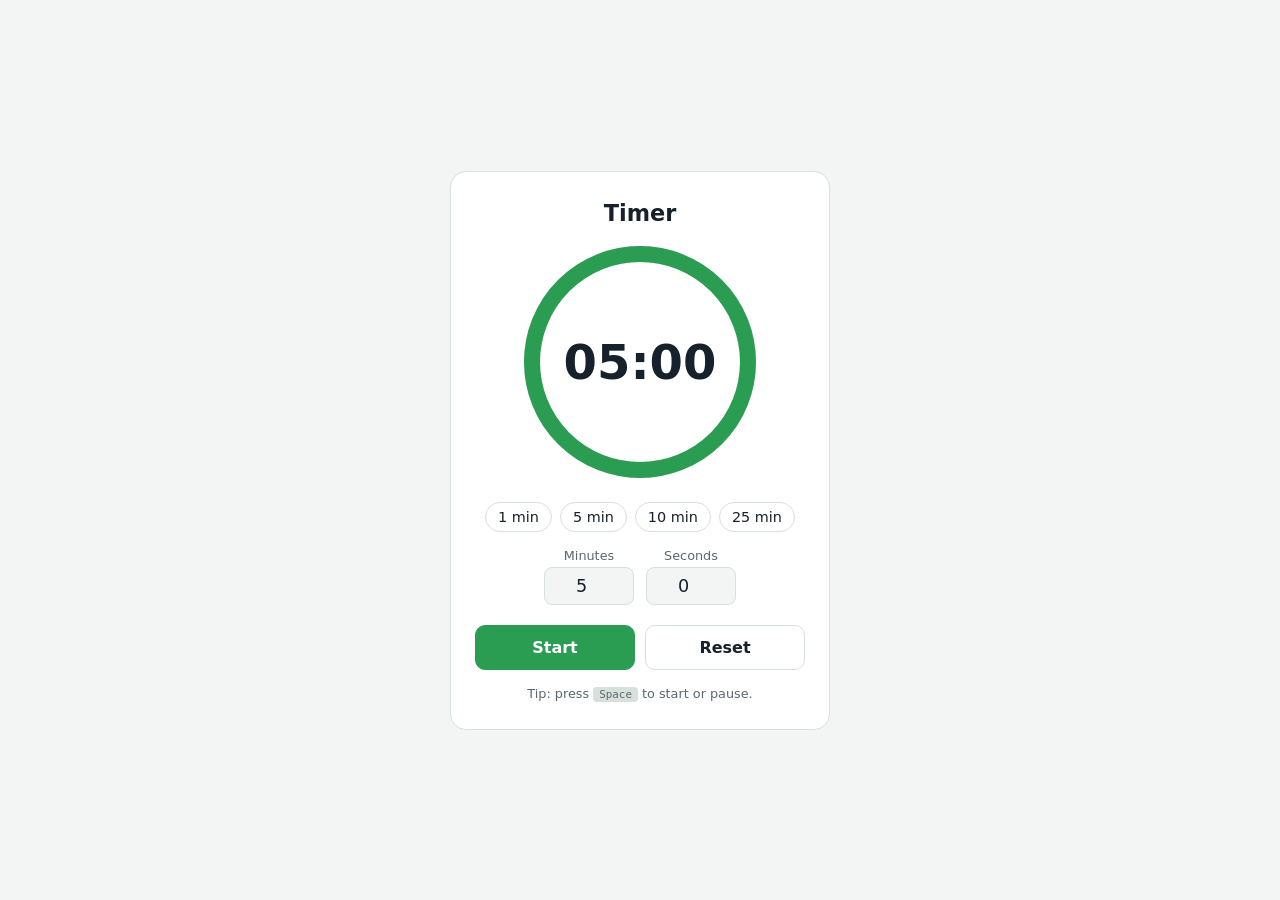
<file: index.html>
<!DOCTYPE html>
<html lang="en">
<head>
  <meta charset="UTF-8">
  <meta name="viewport" content="width=device-width, initial-scale=1">
  <title>Timer</title>
  <link rel="stylesheet" href="style.css">
</head>
<body>
  <main class="app">
    <h1>Timer</h1>

    <!-- Circular progress ring with the time shown in the middle -->
    <div class="ring-wrap">
      <svg class="ring" viewBox="0 0 120 120" aria-hidden="true">
        <circle class="ring-bg" cx="60" cy="60" r="54"></circle>
        <circle class="ring-fg" id="ring" cx="60" cy="60" r="54"></circle>
      </svg>
      <div class="time" id="display" role="timer" aria-live="off">05:00</div>
    </div>

    <!-- Quick presets -->
    <div class="presets" aria-label="Quick presets">
      <button class="chip" data-minutes="1">1 min</button>
      <button class="chip" data-minutes="5">5 min</button>
      <button class="chip" data-minutes="10">10 min</button>
      <button class="chip" data-minutes="25">25 min</button>
    </div>

    <!-- Custom time -->
    <div class="custom">
      <label>Minutes
        <input type="number" id="minutes" min="0" max="999" value="5">
      </label>
      <label>Seconds
        <input type="number" id="seconds" min="0" max="59" value="0">
      </label>
    </div>

    <!-- Controls -->
    <div class="controls">
      <button id="startBtn" class="primary">Start</button>
      <button id="resetBtn">Reset</button>
    </div>

    <p class="hint">Tip: press <kbd>Space</kbd> to start or pause.</p>
  </main>

  <script src="script.js"></script>
</body>
</html>
</file>
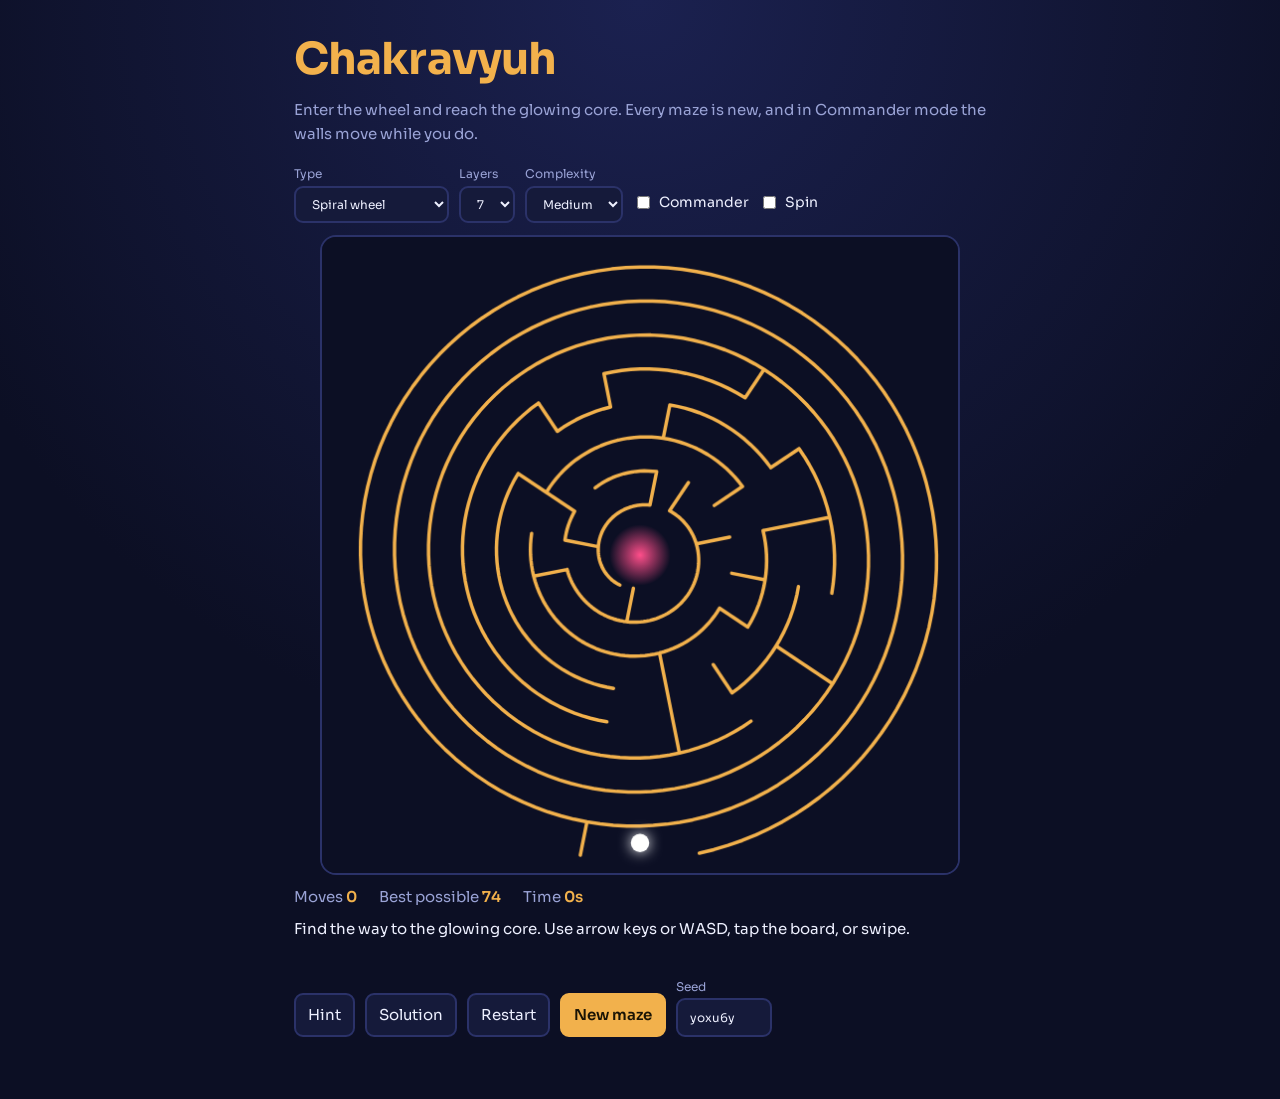
<file: chakravyuh/index.html>
<!DOCTYPE html>
<html lang="en">
<head>
  <meta charset="UTF-8">
  <meta name="viewport" content="width=device-width, initial-scale=1">
  <title>Chakravyuh</title>
  <link rel="preconnect" href="https://fonts.googleapis.com">
  <link rel="preconnect" href="https://fonts.gstatic.com" crossorigin>
  <link href="https://fonts.googleapis.com/css2?family=Sora:wght@400;600&display=swap" rel="stylesheet">
  <link rel="stylesheet" href="style.css">
</head>
<body>
  <div class="wrap">
    <h1>Chakravyuh</h1>
    <p class="sub">Enter the wheel and reach the glowing core. Every maze is new, and in Commander mode the walls move while you do.</p>
    <div class="controls">
      <label>Type
        <select id="type"><option value="spiral">Spiral wheel</option><option value="ring">Concentric wheel</option></select>
      </label>
      <label>Layers
        <select id="layers"><option>5</option><option selected>7</option><option>9</option></select>
      </label>
      <label>Complexity
        <select id="lvl"><option value="0">Nascent</option><option value="1">Easy</option><option value="2" selected>Medium</option><option value="3">Hard</option></select>
      </label>
      <label class="chk"><input type="checkbox" id="cmd"> Commander</label>
      <label class="chk"><input type="checkbox" id="spin"> Spin</label>
    </div>
    <canvas id="cv" aria-label="Chakravyuh maze board"></canvas>
    <div class="stats">
      <span>Moves <b id="mv">0</b></span>
      <span>Best possible <b id="opt">0</b></span>
      <span>Time <b id="tm">0s</b></span>
    </div>
    <p id="msg" aria-live="polite"></p>
    <div class="row">
      <button id="hint">Hint</button>
      <button id="sol" aria-pressed="false">Solution</button>
      <button id="rs">Restart</button>
      <button id="nw" class="pri">New maze</button>
      <label>Seed <input type="text" id="seed" size="8" spellcheck="false"></label>
    </div>
  </div>
  <script src="app.js"></script>
</body>
</html>
</file>
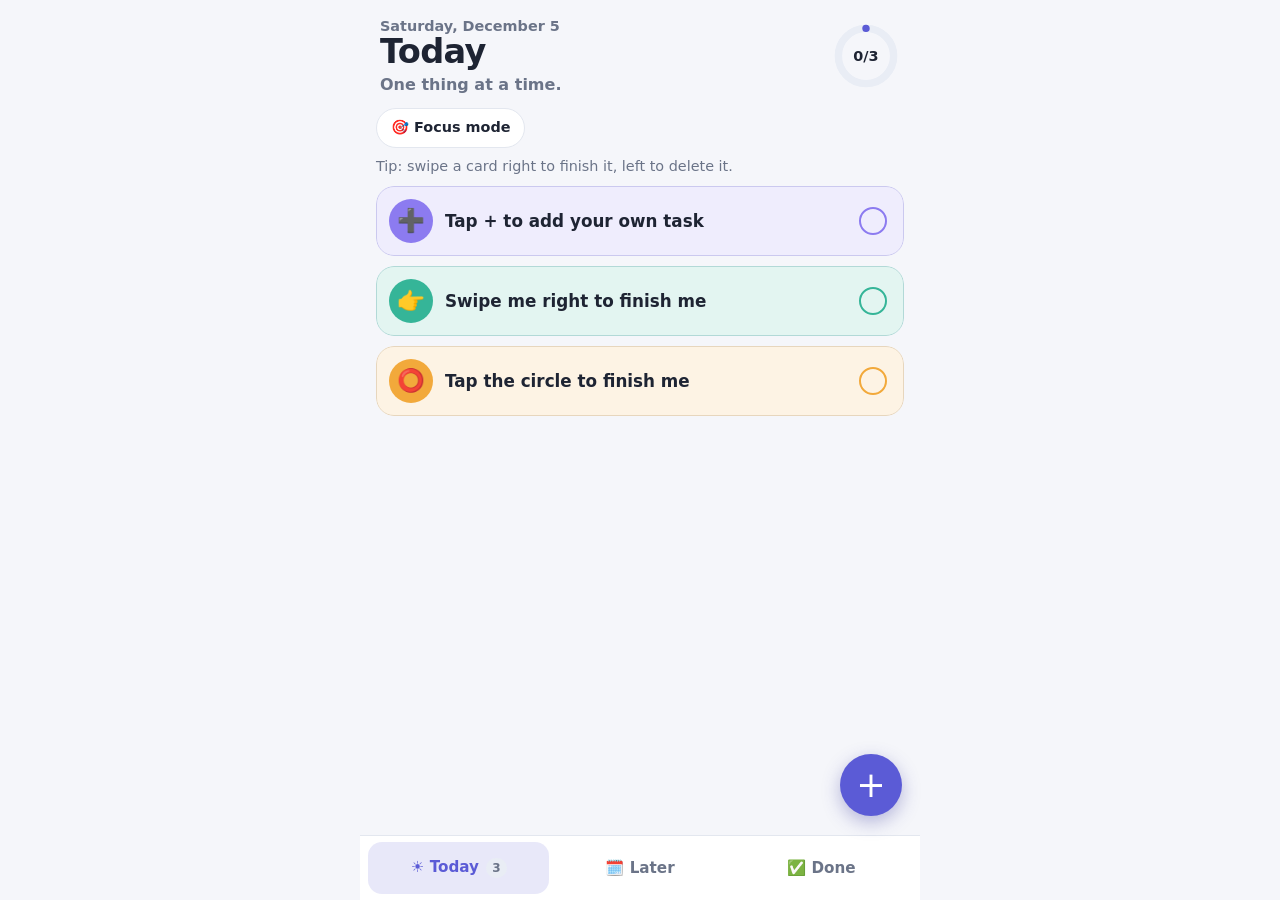
<file: doodle-list/index.html>
<!DOCTYPE html>
<html lang="en">
<head>
  <meta charset="UTF-8">
  <!-- viewport-fit=cover lets the app use the full screen on phones with notches -->
  <meta name="viewport" content="width=device-width, initial-scale=1, viewport-fit=cover">
  <meta name="theme-color" content="#5b5bd6">
  <meta name="mobile-web-app-capable" content="yes">
  <meta name="apple-mobile-web-app-capable" content="yes">
  <meta name="apple-mobile-web-app-title" content="Doodle List">
  <link rel="manifest" href="manifest.json">
  <link rel="apple-touch-icon" href="icon-192.png">
  <title>Doodle List</title>
  <link rel="stylesheet" href="style.css">
</head>
<body>
  <div class="app">

    <!-- Header: date, title, friendly message, progress ring -->
    <header class="top">
      <div class="top-text">
        <p class="date" id="dateText"></p>
        <h1 id="viewTitle">Today</h1>
        <p class="message" id="message"></p>
        <p class="streak" id="streak" hidden></p>
      </div>
      <div class="ring-box" role="img" aria-label="Today's progress">
        <svg viewBox="0 0 64 64" aria-hidden="true">
          <circle class="ring-track" cx="32" cy="32" r="26"></circle>
          <circle class="ring-fg" id="ringFg" cx="32" cy="32" r="26"></circle>
        </svg>
        <span class="ring-text" id="ringText">0</span>
      </div>
    </header>

    <!-- Scrolling area -->
    <main class="main" id="main">
      <div class="actions">
        <button type="button" class="pill" id="focusBtn" hidden>🎯 Focus mode</button>
        <button type="button" class="pill" id="clearBtn" hidden>Clear all</button>
      </div>
      <p class="hint" id="hint">Tip: swipe a card right to finish it, left to delete it.</p>

      <ul class="list" id="list"></ul>

      <div class="empty" id="empty" hidden>
        <div class="empty-emoji" id="emptyEmoji" aria-hidden="true">🌤️</div>
        <h2 id="emptyTitle"></h2>
        <p id="emptyText"></p>
      </div>
    </main>

    <!-- Big add button, easy to reach with a thumb -->
    <button type="button" class="fab" id="fab" aria-label="Add a task">+</button>

    <!-- Bottom navigation -->
    <nav class="nav" id="nav" aria-label="Views">
      <button type="button" data-view="today"><span aria-hidden="true">☀️</span> Today <b id="countToday"></b></button>
      <button type="button" data-view="later"><span aria-hidden="true">🗓️</span> Later <b id="countLater"></b></button>
      <button type="button" data-view="done"><span aria-hidden="true">✅</span> Done <b id="countDone"></b></button>
    </nav>
  </div>

  <!-- Bottom sheet for adding and editing tasks -->
  <div class="sheet" id="sheet" aria-hidden="true">
    <div class="sheet-backdrop" id="sheetBackdrop"></div>
    <form class="sheet-panel" id="sheetForm" role="dialog" aria-modal="true" aria-labelledby="sheetHeading">
      <div class="grab" aria-hidden="true"></div>
      <h2 id="sheetHeading">New task</h2>

      <div class="title-row">
        <span class="bubble" id="preview" data-color="coral">✏️</span>
        <input id="titleInput" type="text" maxlength="80" autocomplete="off"
               enterkeyhint="done" placeholder="What do you want to do?" aria-label="Task title">
      </div>

      <p class="label">Icon</p>
      <div class="emoji-row" id="emojiRow"></div>

      <p class="label">Color</p>
      <div class="color-row" id="colorRow"></div>

      <p class="label">When</p>
      <div class="when-row" id="whenRow">
        <button type="button" data-when="today">Today</button>
        <button type="button" data-when="later">Later</button>
      </div>

      <div class="sheet-actions">
        <button type="button" class="btn danger" id="deleteBtn" hidden>Delete</button>
        <button type="submit" class="btn primary" id="saveBtn">Add task</button>
      </div>
    </form>
  </div>

  <!-- Focus mode: one task at a time -->
  <div class="focus" id="focus" aria-hidden="true">
    <button type="button" class="focus-close" id="focusClose" aria-label="Close focus mode">✕</button>
    <p class="focus-kicker">Just this one</p>
    <span class="bubble big" id="focusBubble" data-color="coral">✏️</span>
    <h2 id="focusTitle"></h2>
    <p class="focus-left" id="focusLeft"></p>
    <div class="focus-actions">
      <button type="button" class="btn" id="focusSkip">Skip</button>
      <button type="button" class="btn primary" id="focusDone">Done ✓</button>
    </div>
  </div>

  <!-- Small message at the bottom, with an Undo button -->
  <div class="toast" id="toast" role="status">
    <span id="toastMsg"></span>
    <button type="button" id="undoBtn">Undo</button>
  </div>

  <script src="script.js"></script>
</body>
</html>
</file>
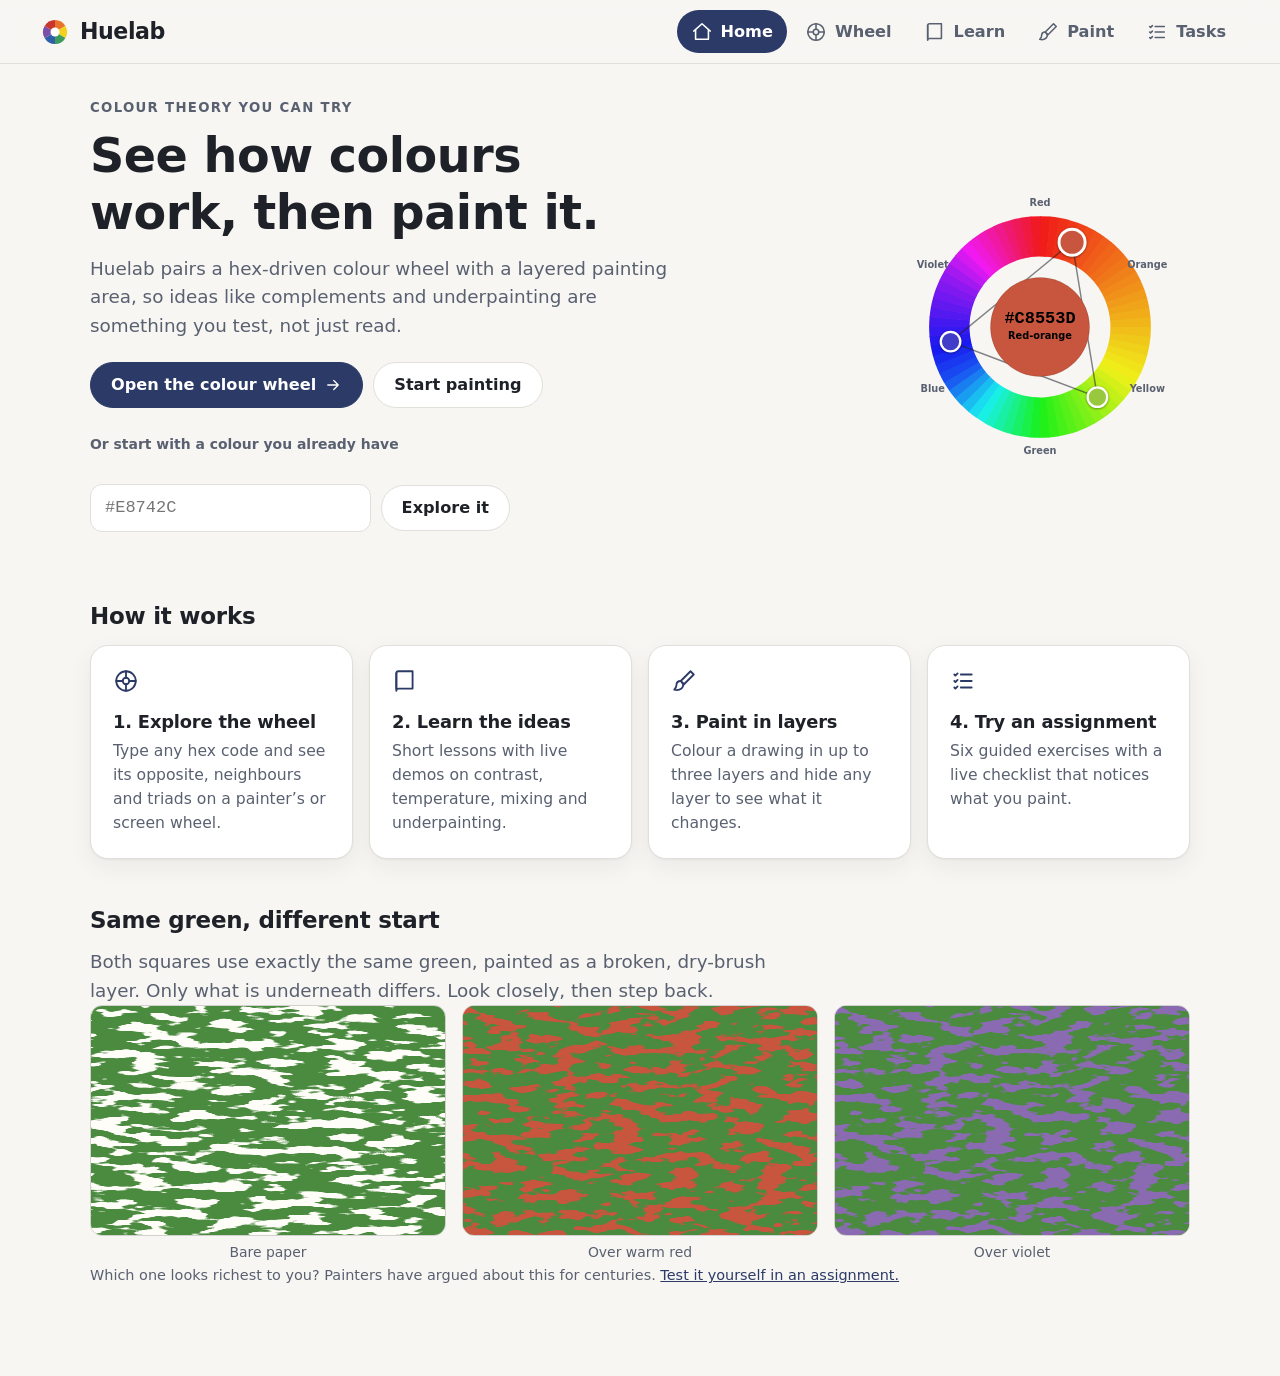
<file: huelab/index.html>
<!DOCTYPE html>
<html lang="en">
<head>
  <meta charset="UTF-8">
  <meta name="viewport" content="width=device-width, initial-scale=1, viewport-fit=cover">
  <meta name="theme-color" content="#F7F6F3">
  <meta name="description" content="Huelab: learn colour theory with a hex-driven colour wheel, short lessons, a layered painting area and practical assignments.">
  <title>Huelab</title>
  <link rel="stylesheet" href="css/style.css">
</head>
<body>
  <a class="skip" href="#main">Skip to content</a>

  <header class="topbar">
    <a class="brand" href="#/" aria-label="Huelab home">
      <svg viewBox="0 0 40 40" width="30" height="30" aria-hidden="true">
        <path d="M20 4a16 16 0 0 1 13.9 8L20 20z" fill="#E8742C"/><path d="M33.9 12A16 16 0 0 1 33.9 28L20 20z" fill="#F2D21A"/>
        <path d="M33.9 28A16 16 0 0 1 20 36L20 20z" fill="#3E9B5B"/><path d="M20 36A16 16 0 0 1 6.1 28L20 20z" fill="#2F5FA8"/>
        <path d="M6.1 28A16 16 0 0 1 6.1 12L20 20z" fill="#7B4FA8"/><path d="M6.1 12A16 16 0 0 1 20 4L20 20z" fill="#C8372D"/>
        <circle cx="20" cy="20" r="6" fill="var(--card, #fff)"/>
      </svg>
      <span>Huelab</span>
    </a>
    <nav class="nav-top" id="navTop" aria-label="Main"></nav>
  </header>

  <main id="main" tabindex="-1"></main>

  <nav class="nav-bottom" id="navBottom" aria-label="Main"></nav>

  <!-- Brush texture filters used by the painting area (see js/paint.js) -->
  <svg width="0" height="0" style="position:absolute" aria-hidden="true" focusable="false"><defs id="globalDefs"></defs></svg>

  <dialog id="dlg" aria-labelledby="dlgTitle"><div id="dlgBody"></div></dialog>
  <div class="toast" id="toast" role="status" aria-live="polite"></div>

  <script src="js/color.js"></script>
  <script src="js/templates.js"></script>
  <script src="js/lessons.js"></script>
  <script src="js/paint.js"></script>
  <script src="js/wheel.js"></script>
  <script src="js/state.js"></script>
  <script src="js/views.js"></script>
  <script src="js/app.js"></script>
</body>
</html>
</file>
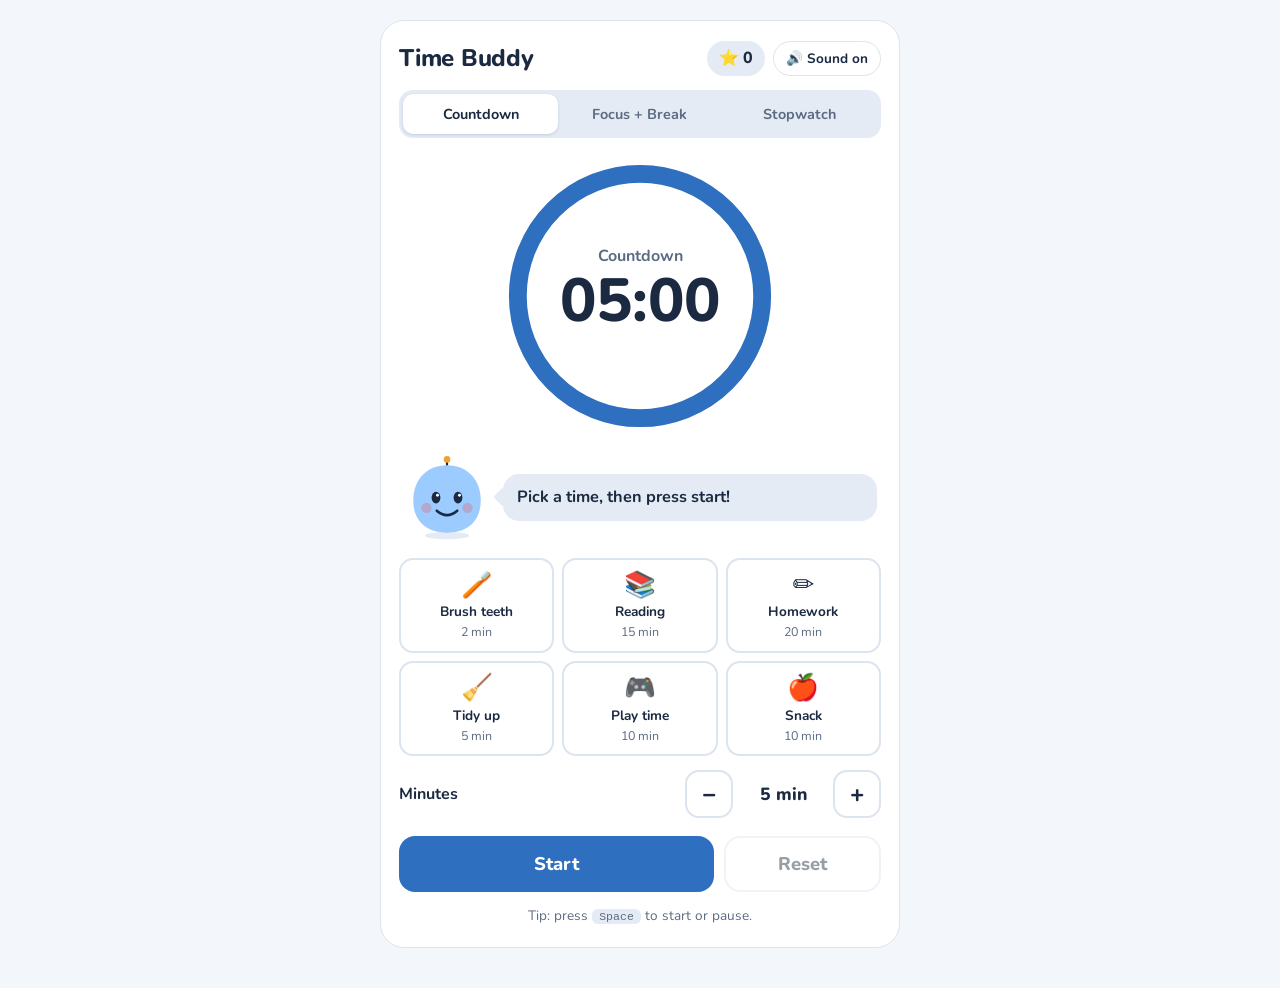
<file: kids-timer/index.html>
<!DOCTYPE html>
<html lang="en">
<head>
  <meta charset="UTF-8">
  <meta name="viewport" content="width=device-width, initial-scale=1">
  <meta name="theme-color" content="#2F6FBF">
  <title>Time Buddy</title>
  <!-- Friendly rounded font. If it can't load, the browser uses the fallbacks in style.css -->
  <link rel="preconnect" href="https://fonts.googleapis.com">
  <link rel="preconnect" href="https://fonts.gstatic.com" crossorigin>
  <link href="https://fonts.googleapis.com/css2?family=Nunito:wght@500;700;800&display=swap" rel="stylesheet">
  <link rel="stylesheet" href="style.css">
</head>
<body>
  <main class="app">

    <!-- Top bar: title, star counter, sound switch -->
    <header class="topbar">
      <h1>Time Buddy</h1>
      <div class="topbar-right">
        <span class="stars" id="stars" title="Stars earned"><span aria-hidden="true">⭐</span> <span id="starCount">0</span><span class="sr-only"> stars earned</span></span>
        <button type="button" class="soft-btn" id="soundBtn" aria-pressed="true">🔊 Sound on</button>
      </div>
    </header>

    <!-- Mode tabs -->
    <div class="tabs" id="tabs" role="tablist" aria-label="Timer mode">
      <button type="button" class="tab" role="tab" data-mode="countdown">Countdown</button>
      <button type="button" class="tab" role="tab" data-mode="focus">Focus + Break</button>
      <button type="button" class="tab" role="tab" data-mode="stopwatch">Stopwatch</button>
    </div>

    <!-- The big clock. data-zone changes the ring color (see style.css) -->
    <section class="stage" id="stage" data-zone="idle">
      <div class="ring-wrap">
        <svg class="ring" viewBox="0 0 220 220" aria-hidden="true">
          <circle class="ring-track" cx="110" cy="110" r="96"></circle>
          <circle class="ring-fg" id="ring" cx="110" cy="110" r="96"></circle>
        </svg>
        <div class="ring-text">
          <div class="ring-label" id="ringLabel">Countdown</div>
          <div class="time" id="display" role="timer">05:00</div>
          <div class="dots" id="dots" aria-hidden="true"></div>
        </div>
      </div>

      <!-- Mascot and speech bubble -->
      <div class="buddy-row">
        <svg class="buddy" id="buddy" data-mood="happy" viewBox="0 -6 120 116" aria-hidden="true">
          <ellipse class="shadow" cx="60" cy="104" rx="30" ry="5"></ellipse>
          <path class="antenna-stem" d="M60 10 V1"></path>
          <circle class="antenna" cx="60" cy="0" r="4.5"></circle>
          <path class="body" d="M60 8c28 0 46 20 46 48s-18 44-46 44S14 84 14 56 32 8 60 8z"></path>
          <circle class="cheek" cx="32" cy="66" r="7"></circle>
          <circle class="cheek" cx="88" cy="66" r="7"></circle>
          <g class="eye"><ellipse cx="45" cy="52" rx="6" ry="8"></ellipse><circle class="shine" cx="47" cy="49" r="2"></circle></g>
          <g class="eye"><ellipse cx="75" cy="52" rx="6" ry="8"></ellipse><circle class="shine" cx="77" cy="49" r="2"></circle></g>
          <path class="mouth m-happy" d="M46 70 Q60 82 74 70"></path>
          <path class="mouth m-cheer" d="M45 68 Q60 94 75 68 Z"></path>
          <path class="mouth m-sleepy" d="M52 75 Q60 79 68 75"></path>
        </svg>
        <p class="bubble" id="bubble" aria-live="polite">Pick a time, then press start!</p>
      </div>
    </section>

    <!-- Activity shortcuts (countdown mode only). Built by script.js -->
    <section id="activities" class="activities" aria-label="Activities"></section>

    <!-- Plus and minus controls. Built by script.js for each mode -->
    <section id="settings" class="settings" aria-label="Timer settings"></section>

    <!-- Main buttons -->
    <div class="controls">
      <button type="button" id="startBtn" class="btn primary" data-state="idle">Start</button>
      <button type="button" id="resetBtn" class="btn">Reset</button>
    </div>

    <p class="hint">Tip: press <kbd>Space</kbd> to start or pause.</p>
  </main>

  <!-- Full-screen canvas used for the confetti -->
  <canvas id="confetti" aria-hidden="true"></canvas>

  <script src="script.js"></script>
</body>
</html>
</file>
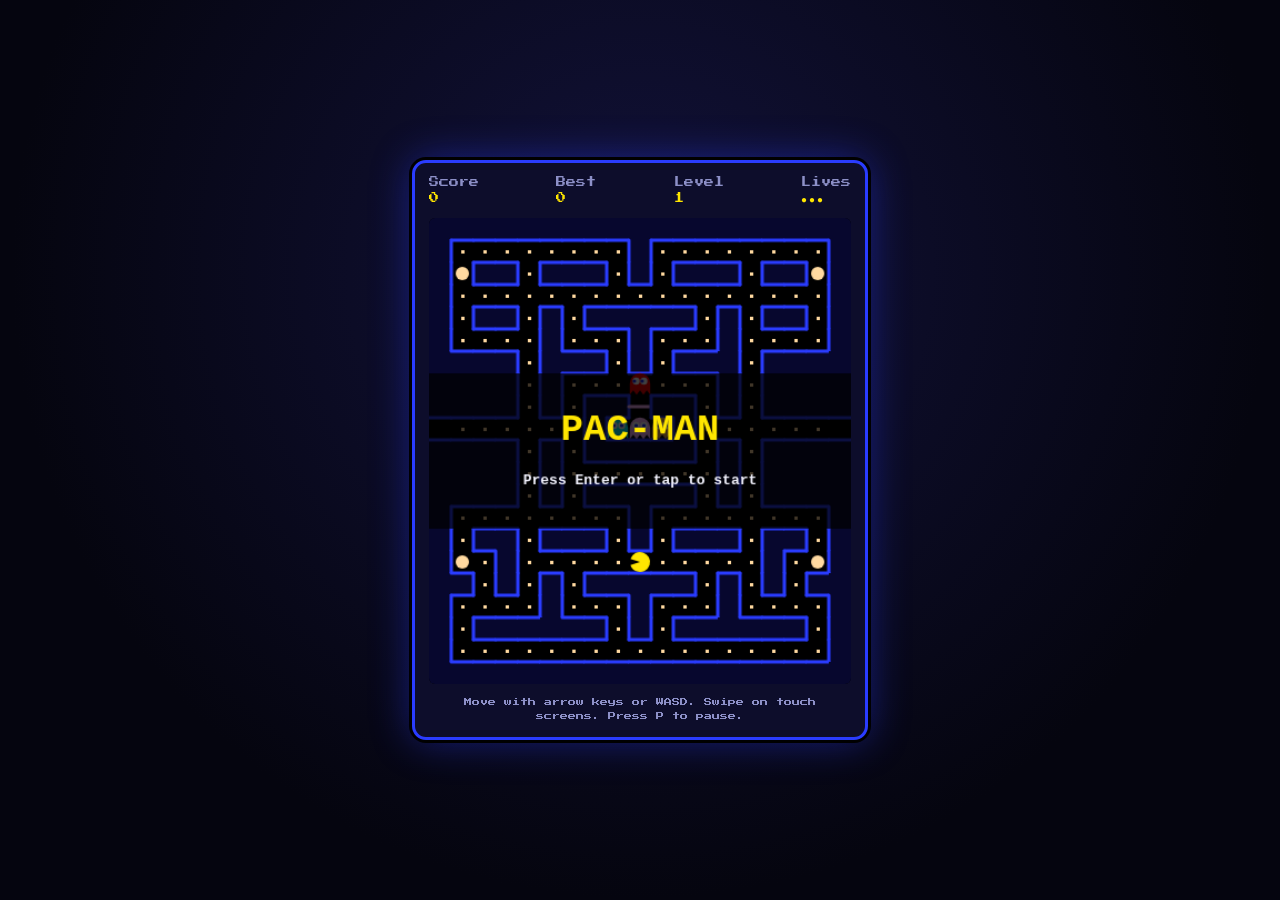
<file: pacman/index.html>
<!DOCTYPE html>
<html lang="en">
<head>
  <meta charset="UTF-8">
  <meta name="viewport" content="width=device-width, initial-scale=1, user-scalable=no">
  <title>Pac-Man</title>
  <link rel="preconnect" href="https://fonts.googleapis.com">
  <link rel="preconnect" href="https://fonts.gstatic.com" crossorigin>
  <link href="https://fonts.googleapis.com/css2?family=Press+Start+2P&display=swap" rel="stylesheet">
  <link rel="stylesheet" href="style.css">
</head>
<body>
  <main class="cabinet">
    <header class="hud">
      <div><span>Score</span><b id="score">0</b></div>
      <div><span>Best</span><b id="best">0</b></div>
      <div><span>Level</span><b id="level">1</b></div>
      <div><span>Lives</span><b id="lives" class="lives"></b></div>
    </header>
    <canvas id="game" aria-label="Pac-Man game board"></canvas>
    <p class="help">Move with arrow keys or WASD. Swipe on touch screens. Press P to pause.</p>
  </main>
  <script src="game.js"></script>
</body>
</html>
</file>
<file: style.css>
/* Colors live in variables so they are easy to change in one place */
:root {
  --bg: #f2f5f3;
  --card: #ffffff;
  --text: #16212b;
  --muted: #5a6872;
  --line: #d8e0dc;
  --accent: #2a9d52;
  --accent-dark: #16703a;
  --danger: #c0392b;
}

@media (prefers-color-scheme: dark) {
  :root {
    --bg: #0e1512;
    --card: #17211c;
    --text: #e8f0ec;
    --muted: #93a39b;
    --line: #2a3830;
    --accent: #3fb868;
    --accent-dark: #7fe3a0;
  }
}

* { box-sizing: border-box; }

body {
  margin: 0;
  min-height: 100vh;
  display: grid;
  place-items: center;
  background: var(--bg);
  color: var(--text);
  font-family: system-ui, -apple-system, "Segoe UI", Roboto, sans-serif;
}

.app {
  width: min(92vw, 380px);
  padding: 28px 24px;
  background: var(--card);
  border: 1px solid var(--line);
  border-radius: 16px;
  text-align: center;
}

h1 { margin: 0 0 16px; font-size: 1.4rem; }

/* Progress ring */
.ring-wrap {
  position: relative;
  width: 240px;
  height: 240px;
  margin: 0 auto 20px;
}
.ring { width: 100%; height: 100%; transform: rotate(-90deg); }
.ring circle { fill: none; stroke-width: 8; }
.ring-bg { stroke: var(--line); }
.ring-fg {
  stroke: var(--accent);
  stroke-linecap: round;
  stroke-dasharray: 339.292;      /* circumference = 2 * PI * 54 */
  stroke-dashoffset: 0;
  transition: stroke-dashoffset 0.25s linear;
}
.time {
  position: absolute;
  inset: 0;
  display: grid;
  place-items: center;
  font-size: 3rem;
  font-weight: 700;
  font-variant-numeric: tabular-nums;  /* digits keep equal width */
}
.finished .ring-fg { stroke: var(--danger); }
.finished .time { color: var(--danger); }

/* Presets */
.presets { display: flex; gap: 8px; justify-content: center; margin-bottom: 16px; }
.chip {
  padding: 6px 12px;
  border: 1px solid var(--line);
  border-radius: 999px;
  background: transparent;
  color: var(--text);
  cursor: pointer;
  font: inherit;
  font-size: 0.9rem;
}
.chip:hover { border-color: var(--accent); }

/* Custom inputs */
.custom { display: flex; gap: 12px; justify-content: center; margin-bottom: 20px; }
.custom label { display: flex; flex-direction: column; gap: 4px; font-size: 0.8rem; color: var(--muted); }
.custom input {
  width: 90px;
  padding: 8px;
  border: 1px solid var(--line);
  border-radius: 8px;
  background: var(--bg);
  color: var(--text);
  font: inherit;
  font-size: 1.1rem;
  text-align: center;
}

/* Buttons */
.controls { display: flex; gap: 10px; }
.controls button {
  flex: 1;
  padding: 12px;
  border: 1px solid var(--line);
  border-radius: 10px;
  background: transparent;
  color: var(--text);
  font: inherit;
  font-weight: 600;
  cursor: pointer;
}
.controls .primary { background: var(--accent); border-color: var(--accent); color: #fff; }
.controls .primary:hover { background: var(--accent-dark); }

button:focus-visible, input:focus-visible { outline: 2px solid var(--accent); outline-offset: 2px; }
button:disabled, input:disabled { opacity: 0.5; cursor: not-allowed; }

.hint { margin: 16px 0 0; font-size: 0.8rem; color: var(--muted); }
kbd { background: var(--line); padding: 1px 6px; border-radius: 4px; font-size: 0.85em; }
</file>
<file: chakravyuh/style.css>
:root { --bg:#0c0f24; --panel:#151a3a; --ink:#eef0ff; --muted:#9aa3d6; --gold:#f2b14c; --teal:#5be0c6; --line:#2b3269; }
* { box-sizing: border-box; }
body { margin:0; min-height:100vh; background:radial-gradient(circle at 50% 0, #1b2150, var(--bg) 60%); color:var(--ink); font:15px/1.6 Sora, system-ui, sans-serif; }
.wrap { max-width:720px; margin:0 auto; padding:24px 14px 50px; }
h1 { margin:0; font-size:clamp(30px,8vw,44px); letter-spacing:-.02em; color:var(--gold); }
.sub { color:var(--muted); margin:4px 0 18px; }
.controls, .row { display:flex; flex-wrap:wrap; gap:10px; align-items:flex-end; margin-bottom:12px; }
label { display:flex; flex-direction:column; gap:2px; font-size:12px; color:var(--muted); }
label.chk { flex-direction:row; align-items:center; gap:6px; font-size:14px; color:var(--ink); padding-bottom:9px; }
select, input[type=text], button { font:inherit; padding:8px 12px; border-radius:9px; border:2px solid var(--line); background:var(--panel); color:var(--ink); }
input[type=text] { width:8em; }
button { cursor:pointer; }
button[aria-pressed=true] { border-color:var(--teal); }
button.pri { background:var(--gold); border-color:var(--gold); color:#1a1405; font-weight:600; }
canvas { display:block; width:100%; max-width:640px; aspect-ratio:1; margin:0 auto 10px; border-radius:16px; touch-action:none; border:2px solid var(--line); }
.stats { display:flex; flex-wrap:wrap; gap:6px 22px; color:var(--muted); }
.stats b { color:var(--gold); font-weight:600; }
#msg { min-height:3.2em; margin:8px 0 12px; }
:focus-visible { outline:3px solid var(--teal); outline-offset:2px; }
</file>
<file: doodle-list/style.css>
/* ---------- Colors and sizes: change them here and the whole app updates ---------- */
:root {
  --bg: #f5f6fa;
  --card: #ffffff;
  --ink: #1e2433;
  --muted: #6b7488;
  --line: #e3e7ef;
  --track: #e9edf5;
  --primary: #5b5bd6;
  --primary-ink: #ffffff;
  --danger: #e5484d;
  --ok: #35b598;

  --safe-top: env(safe-area-inset-top, 0px);       /* space for phone notches */
  --safe-bottom: env(safe-area-inset-bottom, 0px); /* space for the home bar */
  --font: ui-rounded, "SF Pro Rounded", "Nunito", "Segoe UI", system-ui, sans-serif;
}

@media (prefers-color-scheme: dark) {
  :root {
    --bg: #0f121a;
    --card: #1a1f2b;
    --ink: #eceff6;
    --muted: #98a2b8;
    --line: #2a3141;
    --track: #252c3b;
    --primary: #8b8bf5;
    --primary-ink: #11131c;
    --danger: #f06a6e;
    --ok: #43c6a8;
  }
}

/* Each task color sets one variable (--c) that the card, icon and dots all use */
[data-color="coral"]  { --c: #ef6f6c; }
[data-color="amber"]  { --c: #f2a93b; }
[data-color="mint"]   { --c: #35b598; }
[data-color="sky"]    { --c: #4a9be6; }
[data-color="violet"] { --c: #8c7bf0; }
[data-color="pink"]   { --c: #e868a8; }

* { box-sizing: border-box; -webkit-tap-highlight-color: transparent; }
[hidden] { display: none !important; }

html, body { margin: 0; height: 100%; background: var(--bg); color: var(--ink); font-family: var(--font); }
body { overscroll-behavior: none; }
button { font: inherit; color: inherit; cursor: pointer; }
h1, h2, p { margin: 0; }

/* ---------- Page layout: header, scrolling list, bottom nav ---------- */
.app {
  position: relative;
  max-width: 560px;
  margin: 0 auto;
  height: 100vh;
  height: 100dvh;
  display: flex;
  flex-direction: column;
}

.top {
  display: flex; align-items: center; justify-content: space-between; gap: 12px;
  padding: calc(var(--safe-top) + 18px) 20px 10px;
}
.date { color: var(--muted); font-weight: 700; font-size: 0.9rem; }
h1 { font-size: 2.1rem; font-weight: 800; letter-spacing: -0.02em; line-height: 1.1; }
.message { margin-top: 4px; color: var(--muted); font-weight: 600; }
.streak { margin-top: 6px; display: inline-block; font-weight: 800; font-size: 0.85rem; padding: 3px 10px; border-radius: 999px; background: color-mix(in srgb, #f2a93b 22%, var(--card)); }

.ring-box { position: relative; width: 68px; height: 68px; flex: none; }
.ring-box svg { width: 100%; height: 100%; transform: rotate(-90deg); }
.ring-box circle { fill: none; stroke-width: 7; }
.ring-track { stroke: var(--track); }
.ring-fg { stroke: var(--primary); stroke-linecap: round; stroke-dasharray: 163.363; stroke-dashoffset: 163.363; transition: stroke-dashoffset 0.5s ease; }
.ring-text { position: absolute; inset: 0; display: grid; place-items: center; font-weight: 800; font-size: 0.9rem; }

.main { flex: 1; overflow-y: auto; padding: 4px 16px 170px; overscroll-behavior: contain; -webkit-overflow-scrolling: touch; }

.actions { display: flex; gap: 8px; margin-bottom: 10px; }
.pill { padding: 9px 14px; min-height: 40px; border-radius: 999px; border: 1px solid var(--line); background: var(--card); font-weight: 700; font-size: 0.9rem; }
.hint { margin-bottom: 12px; color: var(--muted); font-size: 0.9rem; }

/* ---------- Task cards ---------- */
.list { list-style: none; margin: 0; padding: 0; }
.swipe { position: relative; margin-bottom: 10px; border-radius: 18px; overflow: hidden; }

/* Colored area revealed behind the card while you swipe */
.swipe-bg { position: absolute; inset: 0; display: flex; align-items: center; justify-content: space-between; padding: 0 22px; color: #fff; font-weight: 800; }
.swipe-bg span { opacity: 0; }
.swipe[data-dir="right"] .swipe-bg { background: var(--ok); }
.swipe[data-dir="left"] .swipe-bg { background: var(--danger); }
.swipe[data-dir="right"] .bg-right,
.swipe[data-dir="left"] .bg-left { opacity: 1; }

.card {
  position: relative;
  display: flex; align-items: center; gap: 12px;
  min-height: 68px; padding: 10px 6px 10px 12px;
  border-radius: 18px;
  border: 1px solid color-mix(in srgb, var(--c) 28%, var(--line));
  background: color-mix(in srgb, var(--c) 14%, var(--card));
  touch-action: pan-y;          /* the browser handles up/down scrolling, we handle left/right swipes */
  user-select: none; -webkit-user-select: none;
  transition: transform 0.2s ease, opacity 0.2s ease;
}
.card.dragging { transition: none; }
.card:focus-visible { outline: 3px solid var(--primary); outline-offset: 2px; }

.bubble { width: 44px; height: 44px; flex: none; display: grid; place-items: center; border-radius: 50%; background: var(--c); font-size: 1.4rem; }
.bubble.big { width: 132px; height: 132px; font-size: 4rem; }

.card-body { flex: 1; min-width: 0; display: flex; flex-direction: column; }
.card-title { font-weight: 700; font-size: 1.05rem; overflow-wrap: anywhere; }
.card-meta { color: var(--muted); font-size: 0.8rem; margin-top: 2px; }
.card.is-done .card-title { text-decoration: line-through; color: var(--muted); }
.card.is-done { opacity: 0.75; }

/* Round check button (big tap area, small circle) */
.check { width: 48px; height: 48px; flex: none; display: grid; place-items: center; background: transparent; border: 0; padding: 0; }
.check span { width: 28px; height: 28px; border-radius: 50%; border: 2.5px solid var(--c); display: grid; place-items: center; transition: background 0.15s; }
.check svg { width: 16px; height: 16px; stroke: #fff; stroke-width: 3.5; fill: none; stroke-linecap: round; stroke-linejoin: round; opacity: 0; }
.check[aria-pressed="true"] span { background: var(--c); }
.check[aria-pressed="true"] svg { opacity: 1; }
.check:focus-visible { outline: 3px solid var(--primary); border-radius: 50%; }

/* ---------- Empty message ---------- */
.empty { text-align: center; padding: 48px 20px; color: var(--muted); }
.empty-emoji { font-size: 3.2rem; margin-bottom: 8px; }
.empty h2 { color: var(--ink); font-size: 1.25rem; margin-bottom: 4px; }

/* ---------- Bottom navigation and add button ---------- */
.nav {
  display: grid; grid-template-columns: repeat(3, 1fr);
  padding: 6px 8px calc(var(--safe-bottom) + 6px);
  background: var(--card); border-top: 1px solid var(--line);
}
.nav button { min-height: 52px; border: 0; border-radius: 14px; background: transparent; color: var(--muted); font-weight: 700; font-size: 0.95rem; }
.nav button[aria-current="page"] { background: color-mix(in srgb, var(--primary) 14%, transparent); color: var(--primary); }
.nav b { display: inline-block; min-width: 20px; padding: 0 6px; margin-left: 2px; border-radius: 999px; background: var(--track); color: var(--muted); font-size: 0.75rem; line-height: 20px; }
.nav b:empty { display: none; }

.fab {
  position: absolute; right: 18px; bottom: calc(var(--safe-bottom) + 84px);
  width: 62px; height: 62px; border: 0; border-radius: 50%;
  background: var(--primary); color: var(--primary-ink);
  font-size: 2.2rem; line-height: 1; font-weight: 500;
  box-shadow: 0 6px 18px rgba(60, 60, 160, 0.35);
  transition: transform 0.15s;
}
.fab:active { transform: scale(0.92); }

/* ---------- Bottom sheet (add and edit) ---------- */
.sheet { position: fixed; inset: 0; z-index: 30; visibility: hidden; transition: visibility 0s 0.25s; }
.sheet.open { visibility: visible; transition-delay: 0s; }
.sheet-backdrop { position: absolute; inset: 0; background: rgba(10, 14, 25, 0.5); opacity: 0; transition: opacity 0.25s; }
.sheet.open .sheet-backdrop { opacity: 1; }
.sheet-panel {
  position: absolute; left: 50%; bottom: 0; width: 100%; max-width: 560px;
  max-height: 92dvh; overflow-y: auto;
  padding: 10px 20px calc(var(--safe-bottom) + 20px);
  background: var(--card); border-radius: 24px 24px 0 0;
  transform: translate(-50%, 100%); transition: transform 0.25s ease;
}
.sheet.open .sheet-panel { transform: translate(-50%, 0); }
.grab { width: 40px; height: 5px; border-radius: 3px; background: var(--line); margin: 0 auto 12px; }
.sheet h2 { font-size: 1.2rem; margin-bottom: 14px; }

.title-row { display: flex; align-items: center; gap: 12px; }
.title-row input {
  flex: 1; min-width: 0; min-height: 52px; padding: 0 14px;
  font: inherit; font-size: 1.1rem;          /* 16px or more stops iPhones zooming in */
  color: var(--ink); background: var(--bg);
  border: 2px solid var(--line); border-radius: 14px;
}
.title-row input:focus { outline: none; border-color: var(--primary); }
.title-row input.shake { animation: shake 0.3s; border-color: var(--danger); }

.label { margin: 16px 0 8px; font-size: 0.8rem; font-weight: 800; color: var(--muted); text-transform: uppercase; letter-spacing: 0.05em; }

.emoji-row { display: flex; gap: 6px; overflow-x: auto; padding-bottom: 4px; }
.emoji-row button { flex: none; width: 46px; height: 46px; font-size: 1.5rem; border: 2px solid transparent; border-radius: 12px; background: var(--bg); }
.emoji-row button[aria-pressed="true"] { border-color: var(--primary); }

.color-row { display: flex; gap: 12px; }
.color-row button { width: 40px; height: 40px; border-radius: 50%; border: 0; background: var(--c); }
.color-row button[aria-pressed="true"] { box-shadow: 0 0 0 3px var(--card), 0 0 0 6px var(--c); }

.when-row { display: grid; grid-template-columns: 1fr 1fr; gap: 8px; }
.when-row button { min-height: 48px; border-radius: 14px; border: 2px solid var(--line); background: transparent; font-weight: 700; }
.when-row button[aria-pressed="true"] { border-color: var(--primary); background: color-mix(in srgb, var(--primary) 12%, transparent); color: var(--primary); }

.sheet-actions { display: flex; gap: 10px; margin-top: 22px; }
.btn { flex: 1; min-height: 54px; border-radius: 16px; border: 2px solid var(--line); background: transparent; font-weight: 800; font-size: 1.05rem; }
.btn.primary { background: var(--primary); border-color: var(--primary); color: var(--primary-ink); flex: 2; }
.btn.danger { color: var(--danger); border-color: var(--danger); }

/* ---------- Focus mode ---------- */
.focus {
  position: fixed; inset: 0; z-index: 40; background: var(--bg);
  display: flex; flex-direction: column; align-items: center; justify-content: center; gap: 16px;
  padding: calc(var(--safe-top) + 20px) 24px calc(var(--safe-bottom) + 24px);
  text-align: center; visibility: hidden; opacity: 0; transition: opacity 0.2s, visibility 0s 0.2s;
}
.focus.open { visibility: visible; opacity: 1; transition-delay: 0s; }
.focus-close { position: absolute; top: calc(var(--safe-top) + 14px); right: 16px; width: 48px; height: 48px; border: 0; border-radius: 50%; background: var(--track); font-size: 1.2rem; }
.focus-kicker { color: var(--muted); font-weight: 800; text-transform: uppercase; letter-spacing: 0.08em; font-size: 0.8rem; }
.focus h2 { font-size: 1.9rem; font-weight: 800; overflow-wrap: anywhere; max-width: 14em; }
.focus-left { color: var(--muted); font-weight: 600; }
.focus-actions { display: flex; gap: 10px; width: 100%; max-width: 420px; margin-top: 12px; }

/* ---------- Toast ---------- */
.toast {
  position: fixed; left: 50%; bottom: calc(var(--safe-bottom) + 150px); z-index: 60;
  display: flex; align-items: center; gap: 14px; padding: 10px 10px 10px 18px;
  background: #1e2433; color: #fff; border-radius: 999px; font-weight: 700;
  transform: translate(-50%, 20px); opacity: 0; pointer-events: none; transition: transform 0.2s, opacity 0.2s;
}
.toast.show { transform: translate(-50%, 0); opacity: 1; pointer-events: auto; }
.toast button { min-height: 40px; padding: 0 16px; border: 0; border-radius: 999px; background: rgba(255, 255, 255, 0.16); font-weight: 800; }

/* ---------- Sparkles when you finish a task ---------- */
.spark { position: fixed; z-index: 70; width: 9px; height: 9px; border-radius: 50%; pointer-events: none; animation: spark 0.7s ease-out forwards; }
@keyframes spark {
  from { transform: translate(-50%, -50%) scale(1); opacity: 1; }
  to   { transform: translate(calc(var(--dx) - 50%), calc(var(--dy) - 50%)) scale(0); opacity: 0; }
}
@keyframes shake { 0%, 100% { transform: translateX(0); } 25% { transform: translateX(-6px); } 75% { transform: translateX(6px); } }
@keyframes pop { from { transform: scale(0.94); opacity: 0; } to { transform: scale(1); opacity: 1; } }
.swipe.new { animation: pop 0.25s ease; }

@media (prefers-reduced-motion: reduce) {
  * { transition: none !important; animation: none !important; }
}

@media (hover: hover) {
  .pill:hover, .btn:hover { border-color: var(--primary); }
}
</file>
<file: huelab/css/style.css>
/* =====================================================================
   HUELAB: design system.
   The interface is deliberately neutral (warm greys and one deep blue)
   so the colours you are studying are the only vivid things on screen.
   ===================================================================== */
:root {
  --bg: #f7f6f3;
  --card: #ffffff;
  --ink: #1e2127;
  --ink2: #596070;
  --line: #e1dfd9;
  --soft: #efede8;
  --primary: #2b3a67;
  --on-primary: #ffffff;
  --focus: #3b5bdb;
  --accent: #e8742c;
  --ok: #27693f;
  --ok-bg: #e5f3ea;
  --danger: #a3392f;
  --shadow: 0 1px 2px rgba(30, 33, 39, 0.05), 0 8px 24px rgba(30, 33, 39, 0.06);
  --font: system-ui, -apple-system, "Segoe UI", Roboto, "Helvetica Neue", Arial, sans-serif;
  --mono: ui-monospace, "SF Mono", Menlo, Consolas, monospace;
  --nav-h: 64px;
}
@media (prefers-color-scheme: dark) {
  :root {
    --bg: #14161b; --card: #1c1f26; --ink: #eceef2; --ink2: #a3a9b5; --line: #2c303a; --soft: #242831;
    --primary: #93a8f2; --on-primary: #11141d; --focus: #93a8f2; --ok: #6fcf97; --ok-bg: #1d3327; --danger: #f08a80;
    --shadow: 0 1px 2px rgba(0, 0, 0, 0.3), 0 8px 24px rgba(0, 0, 0, 0.25);
  }
}

* { box-sizing: border-box; -webkit-tap-highlight-color: transparent; }
[hidden] { display: none !important; }
html { font-size: 17px; -webkit-text-size-adjust: 100%; }
body { margin: 0; background: var(--bg); color: var(--ink); font-family: var(--font); line-height: 1.55; }
h1, h2, h3 { line-height: 1.2; margin: 0; letter-spacing: -0.01em; }
h1 { font-size: clamp(1.9rem, 4.6vw, 2.8rem); font-weight: 800; }
h2 { font-size: 1.35rem; font-weight: 700; }
h3 { font-size: 1.05rem; font-weight: 700; }
p { margin: 0; }
a { color: var(--primary); }
button, input, select { font: inherit; color: inherit; }
button { cursor: pointer; }
code { font-family: var(--mono); font-size: 0.86em; background: var(--soft); padding: 1px 6px; border-radius: 6px; }
.ic { flex: none; }
:focus-visible { outline: 3px solid var(--focus); outline-offset: 2px; border-radius: 6px; }

.skip { position: absolute; left: -999px; top: 8px; background: var(--primary); color: var(--on-primary); padding: 10px 14px; border-radius: 8px; z-index: 100; }
.skip:focus { left: 8px; }
.sr-only { position: absolute; width: 1px; height: 1px; overflow: hidden; clip: rect(0 0 0 0); white-space: nowrap; }
.muted { color: var(--ink2); }
.small { font-size: 0.85rem; }
.block { display: block; }
.center { text-align: center; }
.grow { flex: 1; min-width: 0; display: flex; flex-direction: column; }
.err { color: var(--danger); font-size: 0.85rem; min-height: 1.2em; }
.label { font-size: 0.8rem; font-weight: 700; color: var(--ink2); margin: 14px 0 6px; display: block; }
.eyebrow { font-size: 0.78rem; letter-spacing: 0.1em; text-transform: uppercase; font-weight: 700; color: var(--ink2); }

/* ---------- Layout and navigation ---------- */
.topbar { position: sticky; top: 0; z-index: 30; display: flex; align-items: center; justify-content: space-between; gap: 16px;
  padding: 10px clamp(16px, 4vw, 40px); padding-top: max(10px, env(safe-area-inset-top)); background: color-mix(in srgb, var(--bg) 92%, transparent); backdrop-filter: blur(8px); border-bottom: 1px solid var(--line); }
.brand { display: flex; align-items: center; gap: 10px; text-decoration: none; color: var(--ink); font-weight: 800; font-size: 1.3rem; letter-spacing: -0.02em; }
.nav-top { display: flex; gap: 4px; }
.nav-top a, .nav-bottom a { display: flex; align-items: center; gap: 8px; padding: 9px 14px; border-radius: 999px; text-decoration: none; color: var(--ink2); font-weight: 600; font-size: 0.95rem; }
.nav-top a:hover { background: var(--soft); color: var(--ink); }
.nav-top a[aria-current="page"], .nav-bottom a[aria-current="page"] { background: var(--primary); color: var(--on-primary); }
.nav-bottom { display: none; }
main { display: block; padding: 34px clamp(16px, 4vw, 40px) 90px; outline: none; }
main:focus, main:focus-visible { outline: none; }
.page { max-width: 1100px; margin: 0 auto; }
.page.narrow { max-width: 780px; }
.page.wide { max-width: 1240px; }
.page-head { margin-bottom: 26px; }
.page-head h1 { margin-top: 6px; }
.lede { color: var(--ink2); font-size: 1.08rem; max-width: 60ch; margin-top: 10px; }
.section { margin-top: 48px; }
.section > h2 { margin-bottom: 14px; }

@media (max-width: 800px) {
  .nav-top { display: none; }
  .nav-bottom { display: grid; grid-template-columns: repeat(5, 1fr); position: fixed; left: 0; right: 0; bottom: 0; z-index: 30; padding: 6px 6px calc(6px + env(safe-area-inset-bottom)); background: var(--card); border-top: 1px solid var(--line); }
  .nav-bottom a { flex-direction: column; gap: 2px; padding: 6px 2px; font-size: 0.7rem; border-radius: 12px; min-height: 52px; justify-content: center; }
  main { padding: 22px 16px 110px; }
}

/* ---------- Buttons, chips, fields ---------- */
.btn { display: inline-flex; align-items: center; justify-content: center; gap: 8px; min-height: 46px; padding: 0 20px; border-radius: 999px; border: 1.5px solid var(--line); background: var(--card); color: var(--ink); font-weight: 700; font-size: 0.95rem; text-decoration: none; line-height: 1.1; }
.btn:hover { border-color: var(--primary); }
.btn.primary { background: var(--primary); border-color: var(--primary); color: var(--on-primary); }
.btn.primary:hover { filter: brightness(1.12); }
.btn.ghost { border-color: transparent; background: transparent; color: var(--ink2); }
.btn.danger { color: var(--danger); border-color: var(--danger); }
.btn.sm { min-height: 38px; padding: 0 14px; font-size: 0.86rem; }
.icon-btn { display: inline-grid; place-items: center; width: 40px; height: 40px; border-radius: 12px; border: 1.5px solid var(--line); background: var(--card); color: var(--ink2); }
.icon-btn:hover { border-color: var(--primary); color: var(--ink); }
.row { display: flex; flex-wrap: wrap; align-items: center; gap: 10px; }
.row.nowrap { flex-wrap: nowrap; }
.between { justify-content: space-between; }
.stack > * + * { margin-top: 14px; }
.two { display: grid; grid-template-columns: 1fr 1fr; gap: 14px; }
.two3 { display: grid; grid-template-columns: repeat(3, 1fr); gap: 14px; }
@media (max-width: 560px) { .two, .two3 { grid-template-columns: 1fr; } }

.field { display: flex; flex-direction: column; gap: 6px; }
.field > label { font-size: 0.82rem; font-weight: 700; color: var(--ink2); display: flex; justify-content: space-between; }
.field output { font-family: var(--mono); color: var(--ink); }
input[type="text"] { width: 100%; min-height: 46px; padding: 10px 14px; border-radius: 12px; border: 1.5px solid var(--line); background: var(--card); font-family: var(--mono); font-size: 1rem; text-transform: uppercase; }
input[type="text"]:focus { outline: none; border-color: var(--focus); box-shadow: 0 0 0 3px color-mix(in srgb, var(--focus) 25%, transparent); }
input[type="color"] { width: 54px; height: 46px; padding: 3px; border-radius: 12px; border: 1.5px solid var(--line); background: var(--card); flex: none; cursor: pointer; }
input[type="range"] { width: 100%; accent-color: var(--primary); height: 30px; }

.seg { display: flex; gap: 4px; padding: 4px; border-radius: 14px; background: var(--soft); }
.seg.wrap { flex-wrap: wrap; }
.seg button { flex: 1; min-height: 40px; padding: 6px 12px; border: 0; border-radius: 10px; background: transparent; color: var(--ink2); font-weight: 700; font-size: 0.86rem; }
.seg button[aria-pressed="true"] { background: var(--card); color: var(--ink); box-shadow: 0 1px 3px rgba(0, 0, 0, 0.15); }

.chips { display: flex; flex-wrap: wrap; gap: 8px; }
.chips.scroll { flex-wrap: nowrap; overflow-x: auto; padding-bottom: 6px; scrollbar-width: thin; }
.chip { display: inline-flex; align-items: center; min-height: 38px; padding: 0 14px; border-radius: 999px; border: 1.5px solid var(--line); background: var(--card); color: var(--ink2); font-weight: 700; font-size: 0.85rem; text-decoration: none; white-space: nowrap; }
.chip:hover { border-color: var(--primary); color: var(--ink); }
.chip[aria-pressed="true"] { background: var(--primary); border-color: var(--primary); color: var(--on-primary); }
.pill { display: inline-block; padding: 2px 10px; border-radius: 999px; background: var(--soft); font-size: 0.78rem; font-weight: 700; }

/* ---------- Cards and panels ---------- */
.card { background: var(--card); border: 1px solid var(--line); border-radius: 18px; padding: 22px; box-shadow: var(--shadow); }
.card.flat { box-shadow: none; }
.card.link { display: block; text-decoration: none; color: var(--ink); transition: transform 0.15s, border-color 0.15s; }
.card.link:hover { transform: translateY(-2px); border-color: var(--primary); }
.card.link .ic { color: var(--primary); margin-bottom: 10px; }
.card.link p { color: var(--ink2); font-size: 0.92rem; margin-top: 6px; }
.panel { background: var(--card); border: 1px solid var(--line); border-radius: 18px; padding: 18px; }
.panel > h2 { font-size: 1.05rem; margin-bottom: 10px; }
.panel + .panel, .tools-col > * + * { margin-top: 14px; }
.grid { display: grid; gap: 16px; }
.grid.two { grid-template-columns: repeat(2, 1fr); }
.grid.three { grid-template-columns: repeat(3, 1fr); }
.grid.four { grid-template-columns: repeat(4, 1fr); }
@media (max-width: 960px) { .grid.four { grid-template-columns: repeat(2, 1fr); } .grid.three { grid-template-columns: repeat(2, 1fr); } }
@media (max-width: 560px) { .grid.two, .grid.three, .grid.four { grid-template-columns: 1fr; } .grid.demo-trio { grid-template-columns: repeat(3, 1fr); gap: 8px; } }
.callout { border-left: 4px solid var(--accent); background: var(--soft); padding: 14px 16px; border-radius: 0 12px 12px 0; margin-top: 24px; font-size: 0.93rem; }
.callout.ok { border-color: var(--ok); background: var(--ok-bg); margin-top: 12px; }
.empty { text-align: center; padding: 50px 20px; border: 1.5px dashed var(--line); border-radius: 18px; color: var(--ink2); }
.empty .btn { margin-top: 14px; }

/* ---------- Colour swatches ---------- */
.sw { display: inline-block; width: 24px; height: 24px; border-radius: 7px; border: 1px solid rgba(0, 0, 0, 0.18); flex: none; vertical-align: middle; }
.sw.lg { width: 38px; height: 38px; border-radius: 10px; }
.sw.xl { width: 60px; height: 60px; border-radius: 14px; }
.sw.empty { background: repeating-linear-gradient(45deg, var(--soft), var(--soft) 4px, var(--card) 4px, var(--card) 8px); }
.sw.tall { width: 100%; height: 46px; border-radius: 8px; }
.big-sw { display: grid; place-items: center; height: 90px; border-radius: 16px; font-family: var(--mono); font-size: 1.3rem; margin: 6px 0 4px; border: 1px solid rgba(0, 0, 0, 0.12); }
.strip { display: flex; flex-wrap: wrap; gap: 6px; margin-bottom: 4px; }
.strip-item { display: flex; flex-direction: column; align-items: center; gap: 3px; flex: 1 1 52px; min-width: 52px; }
.strip-item code { font-size: 0.68rem; padding: 0 3px; background: none; color: var(--ink2); }
.strip.tight { gap: 0; flex-wrap: nowrap; }
.strip.tight .sw.tall { border-radius: 0; flex: 1; border-left: 0; }
.strip.tight .sw.tall:first-child { border-radius: 8px 0 0 8px; border-left: 1px solid rgba(0, 0, 0, 0.18); }
.strip.tight .sw.tall:last-child { border-radius: 0 8px 8px 0; }
.strip.small-sw .sw { height: 26px; width: auto; flex: 1; border-radius: 0; }
.swatch-svg { width: 100%; height: auto; aspect-ratio: 200 / 130; border-radius: 12px; border: 1px solid rgba(0, 0, 0, 0.15); display: block; }
.demo-trio figure, .trio figure { margin: 0; text-align: center; }
.demo-trio figcaption, .trio figcaption { font-size: 0.82rem; color: var(--ink2); margin-top: 6px; }
.trio { display: grid; grid-template-columns: repeat(3, 1fr); gap: 14px; }
.trio .sw.xl { width: 100%; height: 70px; }
.scene-svg { width: 100%; height: auto; border-radius: 12px; border: 1px solid rgba(0, 0, 0, 0.15); display: block; }
.sc-box { display: grid; place-items: center; height: 110px; border-radius: 14px; }
.sc-grey { width: 46px; height: 46px; background: #808080; }
.chips-sw { list-style: none; display: flex; flex-wrap: wrap; gap: 8px; padding: 0; margin: 0; }
.chips-sw li { display: flex; align-items: center; gap: 2px; }
.chip-sw { display: inline-flex; align-items: center; gap: 8px; padding: 4px 8px 4px 4px; border-radius: 12px; border: 1.5px solid var(--line); background: var(--card); font-family: var(--mono); font-size: 0.8rem; }
.chip-sw[aria-pressed="true"] { border-color: var(--primary); box-shadow: 0 0 0 2px var(--primary); }
.chips-sw.dense { gap: 6px; margin-top: 12px; }
.chips-sw.dense .chip-sw { padding: 3px; border-radius: 10px; }
.chips-sw.dense .sw { width: 28px; height: 28px; }
.chips-sw .x { width: 28px; height: 28px; display: grid; place-items: center; border: 0; background: none; color: var(--ink2); border-radius: 8px; }

/* ---------- Home ---------- */
.hero { display: grid; grid-template-columns: 1.1fr 0.9fr; gap: 30px; align-items: center; }
.hero h1 { margin: 8px 0 14px; }
.hero .row { margin-top: 22px; }
.hero-art { max-width: 420px; margin-left: auto; }
.hero-art .wheel-svg { width: 100%; height: auto; }
.quick { margin-top: 26px; max-width: 420px; }
.quick input { flex: 1; }
@media (max-width: 800px) { .hero { grid-template-columns: 1fr; } .hero-art { max-width: 280px; margin: 0 auto; order: -1; } }

/* ---------- Wheel ---------- */
.wheel-layout { display: grid; grid-template-columns: minmax(300px, 480px) 1fr; gap: 34px; align-items: start; }
@media (max-width: 960px) { .wheel-layout { grid-template-columns: 1fr; } .wheel-col { max-width: 440px; margin: 0 auto; width: 100%; } }
.wheel-col { position: sticky; top: 84px; }
@media (max-width: 960px) { .wheel-col { position: static; } }
.wheel-box { width: 100%; aspect-ratio: 1; touch-action: none; cursor: grab; border-radius: 50%; user-select: none; -webkit-user-select: none; }
.wheel-box:active { cursor: grabbing; }
.wheel-svg { width: 100%; height: 100%; display: block; overflow: visible; }
.wheel-label { font-size: 15px; font-weight: 700; fill: var(--ink2); }
.wheel-chord { fill: none; stroke: var(--ink); stroke-opacity: 0.55; stroke-width: 2.2; stroke-linejoin: round; }
.wheel-marker { stroke: #fff; stroke-width: 3.5; filter: drop-shadow(0 1px 2px rgba(0, 0, 0, 0.45)); }
.wheel-marker.base { stroke-width: 4.5; }
.wheel-centre { stroke: rgba(0, 0, 0, 0.18); stroke-width: 1; }
.wheel-hex { font-size: 26px; font-weight: 800; font-family: var(--mono); }
.wheel-name { font-size: 15px; font-weight: 600; }
.wheel-panel > * + * { margin-top: 18px; }
.scheme-list { list-style: none; padding: 0; margin: 0; }
.scheme-item { display: flex; align-items: center; gap: 12px; padding: 10px 0; border-bottom: 1px solid var(--line); }
.swatch-btn { padding: 0; border: 0; background: none; border-radius: 10px; }
.facts { display: grid; grid-template-columns: auto 1fr; gap: 6px 16px; margin: 10px 0 0; font-size: 0.92rem; }
.facts dt { color: var(--ink2); font-weight: 600; }
.facts dd { margin: 0; }
.facts .pill { margin: 0 6px 4px 0; }

/* ---------- Learn ---------- */
.lessons { margin-top: 18px; }
.lesson { background: var(--card); border: 1px solid var(--line); border-radius: 16px; margin-bottom: 10px; }
.lesson summary { display: flex; align-items: center; gap: 14px; padding: 16px 18px; cursor: pointer; list-style: none; }
.lesson summary::-webkit-details-marker { display: none; }
.lesson .num { display: grid; place-items: center; width: 32px; height: 32px; border-radius: 50%; background: var(--soft); font-weight: 800; flex: none; }
.lesson[open] .num { background: var(--primary); color: var(--on-primary); }
.lesson-body { padding: 0 18px 20px 64px; }
.lesson-body > p + p { margin-top: 10px; }
.demo { margin-top: 18px; padding: 16px; border-radius: 14px; background: var(--bg); border: 1px solid var(--line); }
.demo-out { margin-top: 12px; }
.harm-row { margin-bottom: 12px; }
.harm-name { display: block; font-size: 0.82rem; font-weight: 700; color: var(--ink2); margin-bottom: 4px; }
@media (max-width: 560px) { .lesson-body { padding: 0 14px 18px; } }

/* ---------- Paint ---------- */
.paint-layout { display: grid; grid-template-columns: minmax(300px, 560px) 1fr; gap: 28px; align-items: start; }
@media (max-width: 960px) { .paint-layout { grid-template-columns: 1fr; } }
.canvas-col { position: sticky; top: 84px; }
@media (max-width: 960px) { .canvas-col { position: static; } }
.canvas-wrap { border-radius: 16px; overflow: hidden; border: 1px solid var(--line); box-shadow: var(--shadow); background: #fffdf8; }
.canvas { display: block; width: 100%; height: auto; aspect-ratio: 1; touch-action: manipulation; }
.canvas .hit { cursor: pointer; }
.canvas-actions { margin-top: 12px; }
.task-banner { display: none; align-items: center; justify-content: space-between; gap: 10px; margin-bottom: 12px; padding: 8px 8px 8px 14px; border-radius: 14px; background: var(--primary); color: var(--on-primary); font-size: 0.9rem; }
.task-banner .btn { background: transparent; color: inherit; border-color: currentColor; }
@media (max-width: 960px) { .task-banner:not([hidden]) { display: flex; } }
.layer-bar { display: grid; gap: 8px; margin-bottom: 8px; }
.layer-btn { display: flex; gap: 8px; }
.layer-pick { flex: 1; display: flex; align-items: baseline; justify-content: space-between; min-height: 44px; padding: 6px 14px; border-radius: 12px; border: 1.5px solid var(--line); background: var(--card); font-weight: 700; }
.layer-pick small { color: var(--ink2); font-weight: 600; }
.layer-pick[aria-pressed="true"] { border-color: var(--primary); box-shadow: 0 0 0 2px var(--primary); }
.eye { width: 46px; height: 44px; }
.eye[aria-pressed="false"] { background: var(--soft); color: var(--ink2); }
.region-list { list-style: none; margin: 0; padding: 0; display: grid; grid-template-columns: 1fr 1fr; gap: 6px; }
@media (max-width: 560px) { .region-list { grid-template-columns: 1fr; } }
.region-btn { display: flex; align-items: center; gap: 10px; width: 100%; min-height: 44px; padding: 6px 10px; border-radius: 12px; border: 1.5px solid var(--line); background: var(--card); text-align: left; font-weight: 600; font-size: 0.9rem; }
.region-btn code { font-size: 0.68rem; background: none; color: var(--ink2); }
.region-btn[aria-pressed="true"] { border-color: var(--accent); box-shadow: 0 0 0 2px var(--accent); }
.region-info { margin-top: 14px; padding-top: 12px; border-top: 1px solid var(--line); }
.layer-rows { list-style: none; padding: 0; margin: 8px 0; }
.layer-rows li { display: flex; align-items: center; gap: 10px; padding: 4px 0; font-size: 0.88rem; }
.layer-rows code { margin-left: auto; }
.mixer summary { list-style: none; cursor: pointer; }
.mixer summary::-webkit-details-marker { display: none; }
.mixer summary h2 { margin: 0; }
.mixer[open] summary { margin-bottom: 12px; }
.mix-row { display: flex; align-items: center; flex-wrap: wrap; gap: 10px; margin: 8px 0; }

.task-panel { border: 2px solid var(--primary); }
.steps { padding-left: 1.2rem; margin: 12px 0; }
.steps li + li { margin-top: 8px; }
.checks { list-style: none; padding: 0; margin: 8px 0 0; }
.checks li { display: flex; align-items: flex-start; gap: 10px; padding: 5px 0; font-size: 0.92rem; }
.tick { display: inline-grid; place-items: center; width: 22px; height: 22px; border-radius: 50%; border: 2px solid var(--line); flex: none; margin-top: 1px; }
.checks li.ok .tick { background: var(--ok); border-color: var(--ok); color: #fff; }
.task-card { display: flex; flex-direction: column; gap: 10px; }
.task-card .btn { margin-top: auto; align-self: flex-start; }
.done-badge { display: inline-flex; align-items: center; gap: 4px; font-size: 0.72rem; background: var(--ok-bg); color: var(--ok); padding: 2px 8px; border-radius: 999px; vertical-align: middle; }
.progress { font-weight: 700; margin-bottom: 16px; }

/* ---------- Dialog and toast ---------- */
dialog { border: 0; border-radius: 20px; padding: 0; width: min(460px, calc(100vw - 28px)); background: var(--card); color: var(--ink); box-shadow: 0 24px 70px rgba(0, 0, 0, 0.35); }
dialog::backdrop { background: rgba(10, 12, 18, 0.55); }
#dlgBody { padding: 24px; display: flex; flex-direction: column; gap: 14px; }
.dlg-actions { display: flex; justify-content: flex-end; gap: 10px; }
.toast { position: fixed; left: 50%; bottom: 28px; transform: translate(-50%, 24px); opacity: 0; pointer-events: none; z-index: 200; max-width: calc(100vw - 32px); padding: 12px 20px; border-radius: 999px; background: var(--primary); color: var(--on-primary); font-weight: 700; font-size: 0.9rem; transition: opacity 0.25s, transform 0.25s; }
.toast.show { opacity: 1; transform: translate(-50%, 0); }
@media (max-width: 800px) { .toast { bottom: 88px; } }

@media (prefers-reduced-motion: reduce) { *, *::before, *::after { animation: none !important; transition: none !important; scroll-behavior: auto !important; } }
</file>
<file: kids-timer/style.css>
/* ---------- Colors and sizes live here, so you can restyle the whole app ---------- */
:root {
  --bg: #f3f6fb;
  --card: #ffffff;
  --ink: #1b2a41;
  --muted: #5b6b82;
  --line: #dce4ef;
  --track: #e4ebf5;

  --primary: #2f6fbf;      /* calm blue: main buttons */
  --primary-ink: #ffffff;  /* text on main buttons */
  --teal: #1fa896;         /* plenty of time left */
  --amber: #f0a32f;        /* getting close */
  --coral: #e8575a;        /* final stretch */
  --violet: #6f63d9;       /* break time */
  --paused: #8fa3bf;
  --buddy: #9ccbff;        /* mascot body */

  --ring: var(--primary);  /* JavaScript changes this through data-zone */
  --radius: 18px;
  --font: "Nunito", "Trebuchet MS", "Segoe UI", system-ui, sans-serif;
}

@media (prefers-color-scheme: dark) {
  :root {
    --bg: #0e1a2b;
    --card: #162338;
    --ink: #eaf1fa;
    --muted: #9fb0c7;
    --line: #263650;
    --track: #22324a;
    --primary: #5b9bea;
    --primary-ink: #0e1a2b;
    --teal: #3cc4b2;
    --amber: #f5b455;
    --coral: #f07a7c;
    --violet: #968cf0;
    --paused: #6c819f;
    --buddy: #7fb4f0;
  }
}

* { box-sizing: border-box; }
[hidden] { display: none !important; }

body {
  margin: 0;
  min-height: 100vh;
  display: grid;
  place-items: start center;
  padding: 20px 12px 40px;
  background: var(--bg);
  color: var(--ink);
  font-family: var(--font);
  font-size: 1rem;
  line-height: 1.4;
}

.app {
  width: min(100%, 520px);
  background: var(--card);
  border: 1px solid var(--line);
  border-radius: 24px;
  padding: 20px 18px 22px;
}

.sr-only {
  position: absolute;
  width: 1px; height: 1px;
  overflow: hidden;
  clip: rect(0 0 0 0);
  white-space: nowrap;
}

/* ---------- Top bar ---------- */
.topbar { display: flex; align-items: center; justify-content: space-between; gap: 10px; margin-bottom: 14px; }
h1 { margin: 0; font-size: 1.5rem; font-weight: 800; letter-spacing: -0.01em; }
.topbar-right { display: flex; align-items: center; gap: 8px; }
.stars { font-weight: 800; padding: 6px 12px; border-radius: 999px; background: var(--track); }
.stars.bump { animation: bump 0.6s ease; }
.soft-btn {
  font: inherit; font-size: 0.85rem; font-weight: 700;
  padding: 7px 12px; border-radius: 999px;
  border: 1px solid var(--line); background: transparent; color: var(--ink); cursor: pointer;
}

/* ---------- Mode tabs (segmented control) ---------- */
.tabs { display: grid; grid-template-columns: repeat(3, 1fr); gap: 4px; padding: 4px; background: var(--track); border-radius: 14px; margin-bottom: 18px; }
.tab {
  font: inherit; font-weight: 700; font-size: 0.9rem;
  padding: 10px 6px; border: 0; border-radius: 10px;
  background: transparent; color: var(--muted); cursor: pointer;
}
.tab[aria-selected="true"] { background: var(--card); color: var(--ink); box-shadow: 0 1px 3px rgba(20, 40, 70, 0.15); }
.tab:disabled { cursor: not-allowed; opacity: 0.6; }

/* ---------- The ring ---------- */
.stage[data-zone="idle"]   { --ring: var(--primary); }
.stage[data-zone="ok"]     { --ring: var(--teal); }
.stage[data-zone="warn"]   { --ring: var(--amber); }
.stage[data-zone="alert"]  { --ring: var(--coral); }
.stage[data-zone="break"]  { --ring: var(--violet); }
.stage[data-zone="paused"] { --ring: var(--paused); }
.stage[data-zone="done"]   { --ring: var(--teal); }

.ring-wrap { position: relative; width: min(100%, 280px); aspect-ratio: 1; margin: 0 auto 8px; }
.ring { width: 100%; height: 100%; transform: rotate(-90deg); }
.ring circle { fill: none; stroke-width: 14; }
.ring-track { stroke: var(--track); }
.ring-fg {
  stroke: var(--ring);
  stroke-linecap: round;
  stroke-dasharray: 603.186;   /* circle length = 2 x PI x 96 */
  stroke-dashoffset: 0;
  transition: stroke-dashoffset 0.2s linear, stroke 0.4s ease;
}
.ring-text { position: absolute; inset: 0; display: flex; flex-direction: column; align-items: center; justify-content: center; gap: 2px; }
.ring-label { font-weight: 700; color: var(--muted); font-size: 1rem; }
.time { font-size: clamp(2.8rem, 13vw, 3.8rem); font-weight: 800; font-variant-numeric: tabular-nums; line-height: 1.05; }
.dots { display: flex; gap: 6px; min-height: 12px; margin-top: 6px; }
.dot { width: 12px; height: 12px; border-radius: 50%; background: var(--track); border: 2px solid var(--line); }
.dot.current { border-color: var(--ring); }
.dot.done { background: var(--ring); border-color: var(--ring); }

/* ---------- Mascot ---------- */
.buddy-row { display: flex; align-items: center; gap: 12px; padding: 4px 4px 0; }
.buddy { width: 88px; flex: none; overflow: visible; }
.buddy .shadow { fill: var(--track); }
.buddy .body { fill: var(--buddy); }
.buddy .cheek { fill: var(--coral); opacity: 0.3; }
.buddy .antenna-stem { stroke: var(--ink); stroke-width: 3; stroke-linecap: round; }
.buddy .antenna { fill: var(--amber); }
.buddy .eye { fill: var(--ink); transform-box: fill-box; transform-origin: center; }
.buddy .eye .shine { fill: #fff; }
.buddy .mouth { display: none; stroke: var(--ink); stroke-width: 3.5; stroke-linecap: round; fill: none; }
.buddy .m-cheer { fill: var(--ink); }
.buddy[data-mood="happy"] .m-happy,
.buddy[data-mood="cheer"] .m-cheer,
.buddy[data-mood="party"] .m-cheer,
.buddy[data-mood="sleepy"] .m-sleepy { display: block; }
.buddy[data-mood="sleepy"] .eye { transform: scaleY(0.2); }

.bubble {
  margin: 0; position: relative; flex: 1;
  background: var(--track); border-radius: 16px; padding: 12px 14px;
  font-weight: 700; font-size: 1.02rem;
}
.bubble::before {
  content: ""; position: absolute; left: -7px; top: 50%;
  width: 14px; height: 14px; background: var(--track);
  transform: translateY(-50%) rotate(45deg); border-radius: 3px;
}

/* ---------- Activity shortcuts ---------- */
.activities { display: grid; grid-template-columns: repeat(3, 1fr); gap: 8px; margin-top: 18px; }
.activity {
  display: flex; flex-direction: column; align-items: center; gap: 2px;
  padding: 10px 6px; font: inherit; color: var(--ink);
  background: transparent; border: 2px solid var(--line); border-radius: 14px; cursor: pointer;
}
.activity .emoji { font-size: 1.6rem; line-height: 1.2; }
.activity .name { font-weight: 700; font-size: 0.85rem; }
.activity .mins { font-size: 0.78rem; color: var(--muted); }
.activity[aria-pressed="true"] { border-color: var(--primary); background: var(--track); }
.activity:disabled { opacity: 0.55; cursor: not-allowed; }

/* ---------- Plus and minus rows ---------- */
.settings { margin-top: 14px; display: grid; gap: 8px; }
.stepper { display: grid; grid-template-columns: 1fr auto 84px auto; align-items: center; gap: 8px; }
.step-label { font-weight: 700; }
.step-value { text-align: center; font-weight: 800; font-size: 1.1rem; font-variant-numeric: tabular-nums; }
.step-btn {
  width: 48px; height: 48px; border-radius: 14px;
  border: 2px solid var(--line); background: transparent; color: var(--ink);
  font: inherit; font-size: 1.5rem; font-weight: 800; line-height: 1; cursor: pointer;
}
.step-btn:disabled { opacity: 0.45; cursor: not-allowed; }

/* ---------- Main buttons ---------- */
.controls { display: grid; grid-template-columns: 2fr 1fr; gap: 10px; margin-top: 18px; }
.btn {
  min-height: 56px; border-radius: 16px; font: inherit; font-size: 1.15rem; font-weight: 800;
  border: 2px solid var(--line); background: transparent; color: var(--ink); cursor: pointer;
}
.btn.primary { background: var(--primary); border-color: var(--primary); color: var(--primary-ink); }
.btn:disabled { opacity: 0.45; cursor: not-allowed; }

/* ---------- Hover and keyboard focus ---------- */
@media (hover: hover) {
  .btn:not(:disabled):hover, .step-btn:not(:disabled):hover,
  .activity:not(:disabled):hover, .soft-btn:hover { border-color: var(--primary); }
  .btn.primary:not(:disabled):hover { filter: brightness(1.08); }
}
button:focus-visible { outline: 3px solid var(--primary); outline-offset: 2px; }

.hint { margin: 14px 0 0; text-align: center; color: var(--muted); font-size: 0.85rem; }
kbd { background: var(--track); padding: 1px 7px; border-radius: 6px; font-size: 0.85em; }

/* ---------- Confetti canvas ---------- */
#confetti { position: fixed; inset: 0; width: 100%; height: 100%; pointer-events: none; }

/* ---------- Gentle animation (turned off for people who prefer less motion) ---------- */
@keyframes blink { 0%, 94%, 100% { transform: scaleY(1); } 97% { transform: scaleY(0.1); } }
@keyframes bounce { 0%, 100% { transform: translateY(0); } 50% { transform: translateY(-8px); } }
@keyframes bump { 0%, 100% { transform: scale(1); } 40% { transform: scale(1.25); } }

@media (prefers-reduced-motion: no-preference) {
  .buddy[data-mood="happy"] .eye, .buddy[data-mood="cheer"] .eye { animation: blink 4.5s infinite; }
  .buddy[data-mood="party"] { animation: bounce 0.6s ease-in-out infinite; }
}
@media (prefers-reduced-motion: reduce) {
  * { transition: none !important; animation: none !important; }
}

/* ---------- Small phones ---------- */
@media (max-width: 380px) {
  .activities { grid-template-columns: repeat(2, 1fr); }
  .buddy { width: 70px; }
  .tab { font-size: 0.8rem; }
}
</file>
<file: pacman/style.css>
:root {
  --bg: #05050f;
  --panel: #0d0d2b;
  --wall: #2a3cff;
  --pac: #ffe600;
  --text: #f4f4ff;
  --muted: #8d90c8;
}
* { box-sizing: border-box; }
html, body { height: 100%; margin: 0; }
body {
  display: grid;
  place-items: center;
  background: radial-gradient(circle at 50% 30%, #12123a, var(--bg) 70%);
  color: var(--text);
  font-family: "Press Start 2P", "Courier New", monospace;
}
.cabinet {
  width: min(100vw - 24px, 456px);
  padding: 14px;
  background: var(--panel);
  border: 3px solid var(--wall);
  border-radius: 14px;
  box-shadow: 0 0 0 3px #000, 0 0 40px rgba(42, 60, 255, .45);
}
.hud { display: flex; justify-content: space-between; gap: 8px; margin-bottom: 12px; font-size: 10px; }
.hud div { display: flex; flex-direction: column; gap: 6px; }
.hud span { color: var(--muted); }
.hud b { color: var(--pac); font-weight: normal; min-height: 12px; }
.lives { letter-spacing: 2px; }
canvas { display: block; width: 100%; height: auto; background: #000; border-radius: 6px; touch-action: none; }
.help { margin: 12px 0 0; font-size: 8px; line-height: 1.7; color: var(--muted); text-align: center; }
</file>
